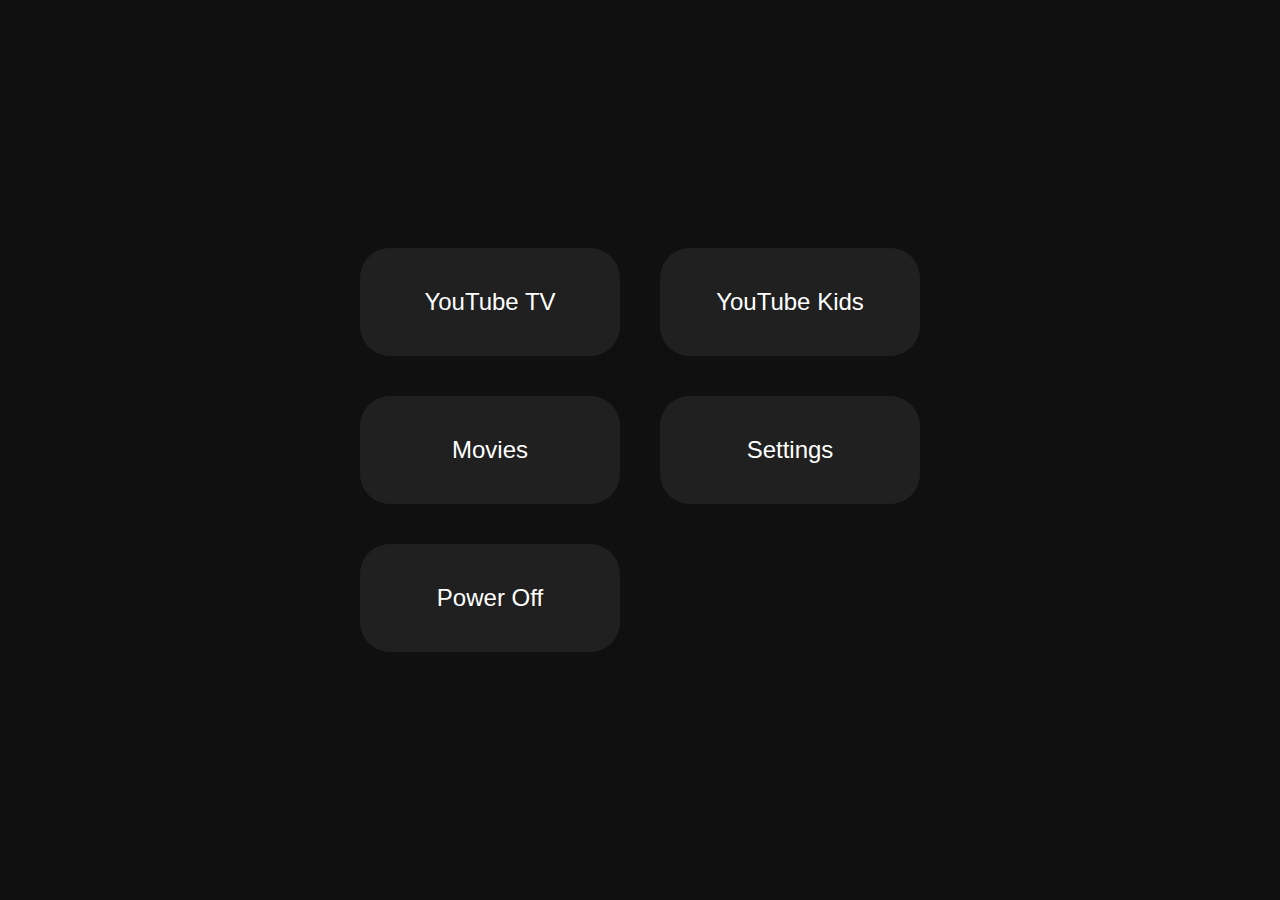
<file: index.html>
<!DOCTYPE html>
<html>
<head>
<meta charset="UTF-8">
<title>Smart TV Launcher</title>
<style>
    body {
        margin: 0;
        background: #101010;
        font-family: Arial, sans-serif;
        color: white;
        overflow: hidden;
        display: flex;
        justify-content: center;
        align-items: center;
        height: 100vh;
    }

    .grid {
        display: grid;
        grid-template-columns: repeat(2, 260px);
        grid-gap: 40px;
    }

    .tile {
        background: #202020;
        border-radius: 30px;
        padding: 40px;
        text-align: center;
        font-size: 24px;
        cursor: pointer;
        transition: transform 0.2s;
        outline: none;
    }

    .tile:hover, .tile:focus {
        transform: scale(1.07);
        background: #353535;
    }
</style>

<script>
const tiles = Array.from(document.getElementsByClassName("tile"));
let idx = 0;

document.addEventListener("keydown", (e) => {
    const cols = 2;
    const rows = tiles.length / cols;

    if (e.key === "ArrowRight" && idx % cols < cols - 1) idx++;
    if (e.key === "ArrowLeft" && idx % cols > 0) idx--;
    if (e.key === "ArrowDown" && idx + cols < tiles.length) idx += cols;
    if (e.key === "ArrowUp" && idx - cols >= 0) idx -= cols;

    tiles[idx].focus();

    if (e.key === "Enter" || e.key === " ") {
        tiles[idx].click();
    }

    // ESC for YOU to return to desktop (hidden from family)
    if (e.key === "Escape") {
        window.close();
    }
});
</script>
</head>

<body>
<div class="grid">
    <div class="tile" tabindex="0" onclick="openApp('youtube-tv.desktop')">YouTube TV</div>
    <div class="tile" tabindex="0" onclick="openApp('youtube-kids.desktop')">YouTube Kids</div>
    <div class="tile" tabindex="0" onclick="openApp('movies.desktop')">Movies</div>
    <div class="tile" tabindex="0" onclick="openApp('lxde-settings.desktop')">Settings</div>
    <div class="tile" tabindex="0" onclick="openApp('power.desktop')">Power Off</div>
</div>

<script>
function openApp(app) {
    window.location.href = "app://" + app;
}
</script>

</body>
</html>
</file>
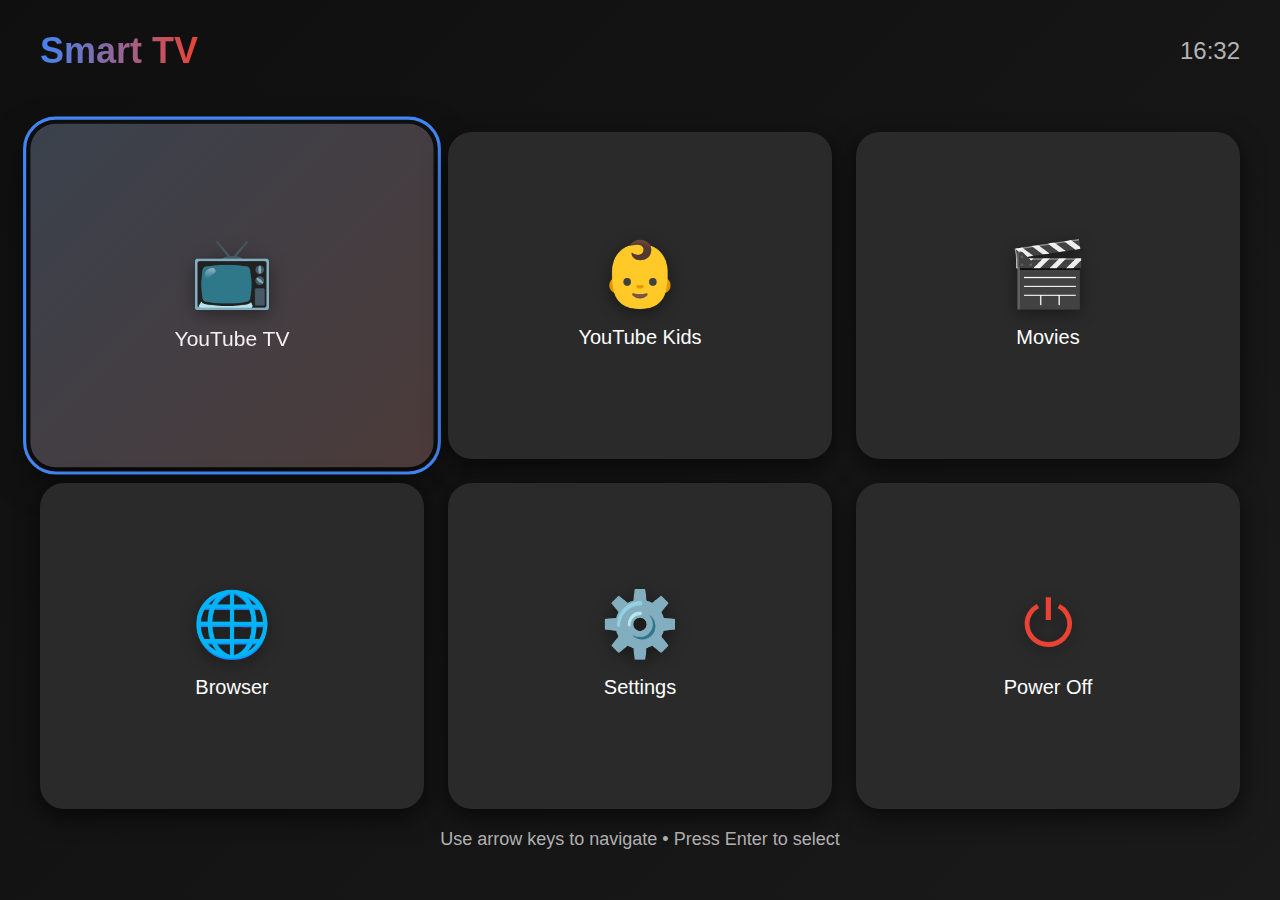
<file: files/launcher/index.html>
<!DOCTYPE html>
<html lang="en">
<head>
    <meta charset="UTF-8">
    <meta name="viewport" content="width=device-width, initial-scale=1.0">
    <title>Smart TV Launcher</title>
    <link rel="stylesheet" href="styles.css">
</head>
<body>
    <div class="container">
        <header class="header">
            <h1 class="title">Smart TV</h1>
            <div class="time" id="clock"></div>
        </header>

        <main class="grid-container">
            <button class="tile" onclick="launchApp('youtube-tv')" tabindex="1">
                <div class="tile-icon">📺</div>
                <div class="tile-name">YouTube TV</div>
            </button>

            <button class="tile" onclick="launchApp('youtube-kids')" tabindex="2">
                <div class="tile-icon">👶</div>
                <div class="tile-name">YouTube Kids</div>
            </button>

            <button class="tile" onclick="launchApp('cineby')" tabindex="3">
                <div class="tile-icon">🎬</div>
                <div class="tile-name">Movies</div>
            </button>

            <button class="tile" onclick="launchApp('tv-browser')" tabindex="4">
                <div class="tile-icon">🌐</div>
                <div class="tile-name">Browser</div>
            </button>

            <button class="tile" onclick="launchApp('settings')" tabindex="5">
                <div class="tile-icon">⚙️</div>
                <div class="tile-name">Settings</div>
            </button>

            <button class="tile tile-power" onclick="powerOff()" tabindex="6">
                <div class="tile-icon">⏻</div>
                <div class="tile-name">Power Off</div>
            </button>
        </main>

        <footer class="footer">
            <p>Use arrow keys to navigate • Press Enter to select</p>
        </footer>
    </div>

    <script src="launcher.js"></script>
</body>
</html>
</file>
<file: files/launcher/styles.css>
/* CSS Variables - Google TV inspired color scheme */
:root {
    --bg-primary: #0f0f0f;
    --bg-secondary: #1a1a1a;
    --bg-tile: #2a2a2a;
    --bg-tile-hover: #3a3a3a;
    --text-primary: #ffffff;
    --text-secondary: #b3b3b3;
    --accent-blue: #4285f4;
    --accent-red: #ea4335;
    --shadow-soft: rgba(0, 0, 0, 0.6);
    --border-radius: 24px;
}

* {
    margin: 0;
    padding: 0;
    box-sizing: border-box;
}

body {
    font-family: 'Segoe UI', Roboto, 'Helvetica Neue', Arial, sans-serif;
    background: linear-gradient(135deg, var(--bg-primary) 0%, var(--bg-secondary) 100%);
    color: var(--text-primary);
    overflow: hidden;
    height: 100vh;
    width: 100vw;
}

.container {
    display: flex;
    flex-direction: column;
    height: 100vh;
    padding: 40px 60px;
}

/* Header */
.header {
    display: flex;
    justify-content: space-between;
    align-items: center;
    margin-bottom: 60px;
}

.title {
    font-size: 48px;
    font-weight: 600;
    background: linear-gradient(90deg, var(--accent-blue), var(--accent-red));
    -webkit-background-clip: text;
    -webkit-text-fill-color: transparent;
    background-clip: text;
}

.time {
    font-size: 32px;
    color: var(--text-secondary);
    font-weight: 300;
}

/* Grid Layout */
.grid-container {
    display: grid;
    grid-template-columns: repeat(3, 1fr);
    grid-template-rows: repeat(2, 1fr);
    gap: 40px;
    flex: 1;
    max-width: 1600px;
    margin: 0 auto;
    width: 100%;
}

/* Tile Styling */
.tile {
    background: var(--bg-tile);
    border: none;
    border-radius: var(--border-radius);
    padding: 40px;
    cursor: pointer;
    display: flex;
    flex-direction: column;
    align-items: center;
    justify-content: center;
    gap: 20px;
    transition: all 0.3s cubic-bezier(0.4, 0, 0.2, 1);
    box-shadow: 0 8px 24px var(--shadow-soft);
    position: relative;
    overflow: hidden;
    min-height: 250px;
}

.tile::before {
    content: '';
    position: absolute;
    inset: 0;
    background: linear-gradient(135deg, rgba(66, 133, 244, 0.1), rgba(234, 67, 53, 0.1));
    opacity: 0;
    transition: opacity 0.3s ease;
}

.tile:hover::before,
.tile:focus::before {
    opacity: 1;
}

.tile:hover,
.tile:focus {
    transform: scale(1.05);
    background: var(--bg-tile-hover);
    box-shadow: 0 12px 32px var(--shadow-soft);
    outline: 3px solid var(--accent-blue);
    outline-offset: 4px;
}

.tile:active {
    transform: scale(0.98);
}

/* Tile Icon */
.tile-icon {
    font-size: 96px;
    line-height: 1;
    filter: drop-shadow(0 4px 8px rgba(0, 0, 0, 0.4));
}

/* Tile Name */
.tile-name {
    font-size: 28px;
    font-weight: 500;
    color: var(--text-primary);
    text-align: center;
}

/* Power Off Button - Special Styling */
.tile-power:hover,
.tile-power:focus {
    outline-color: var(--accent-red);
}

.tile-power .tile-icon {
    color: var(--accent-red);
}

/* Footer */
.footer {
    text-align: center;
    padding: 20px 0;
    color: var(--text-secondary);
    font-size: 18px;
}

/* Focus visible for accessibility */
.tile:focus-visible {
    outline: 3px solid var(--accent-blue);
    outline-offset: 4px;
}

/* Responsive adjustments for smaller screens */
@media (max-width: 1600px) {
    .grid-container {
        gap: 30px;
    }
    
    .tile {
        min-height: 200px;
        padding: 30px;
    }
    
    .tile-icon {
        font-size: 80px;
    }
    
    .tile-name {
        font-size: 24px;
    }
}

@media (max-width: 1280px) {
    .container {
        padding: 30px 40px;
    }
    
    .title {
        font-size: 36px;
    }
    
    .time {
        font-size: 24px;
    }
    
    .grid-container {
        gap: 24px;
    }
    
    .tile {
        min-height: 180px;
        padding: 24px;
    }
    
    .tile-icon {
        font-size: 64px;
    }
    
    .tile-name {
        font-size: 20px;
    }
}
</file>
